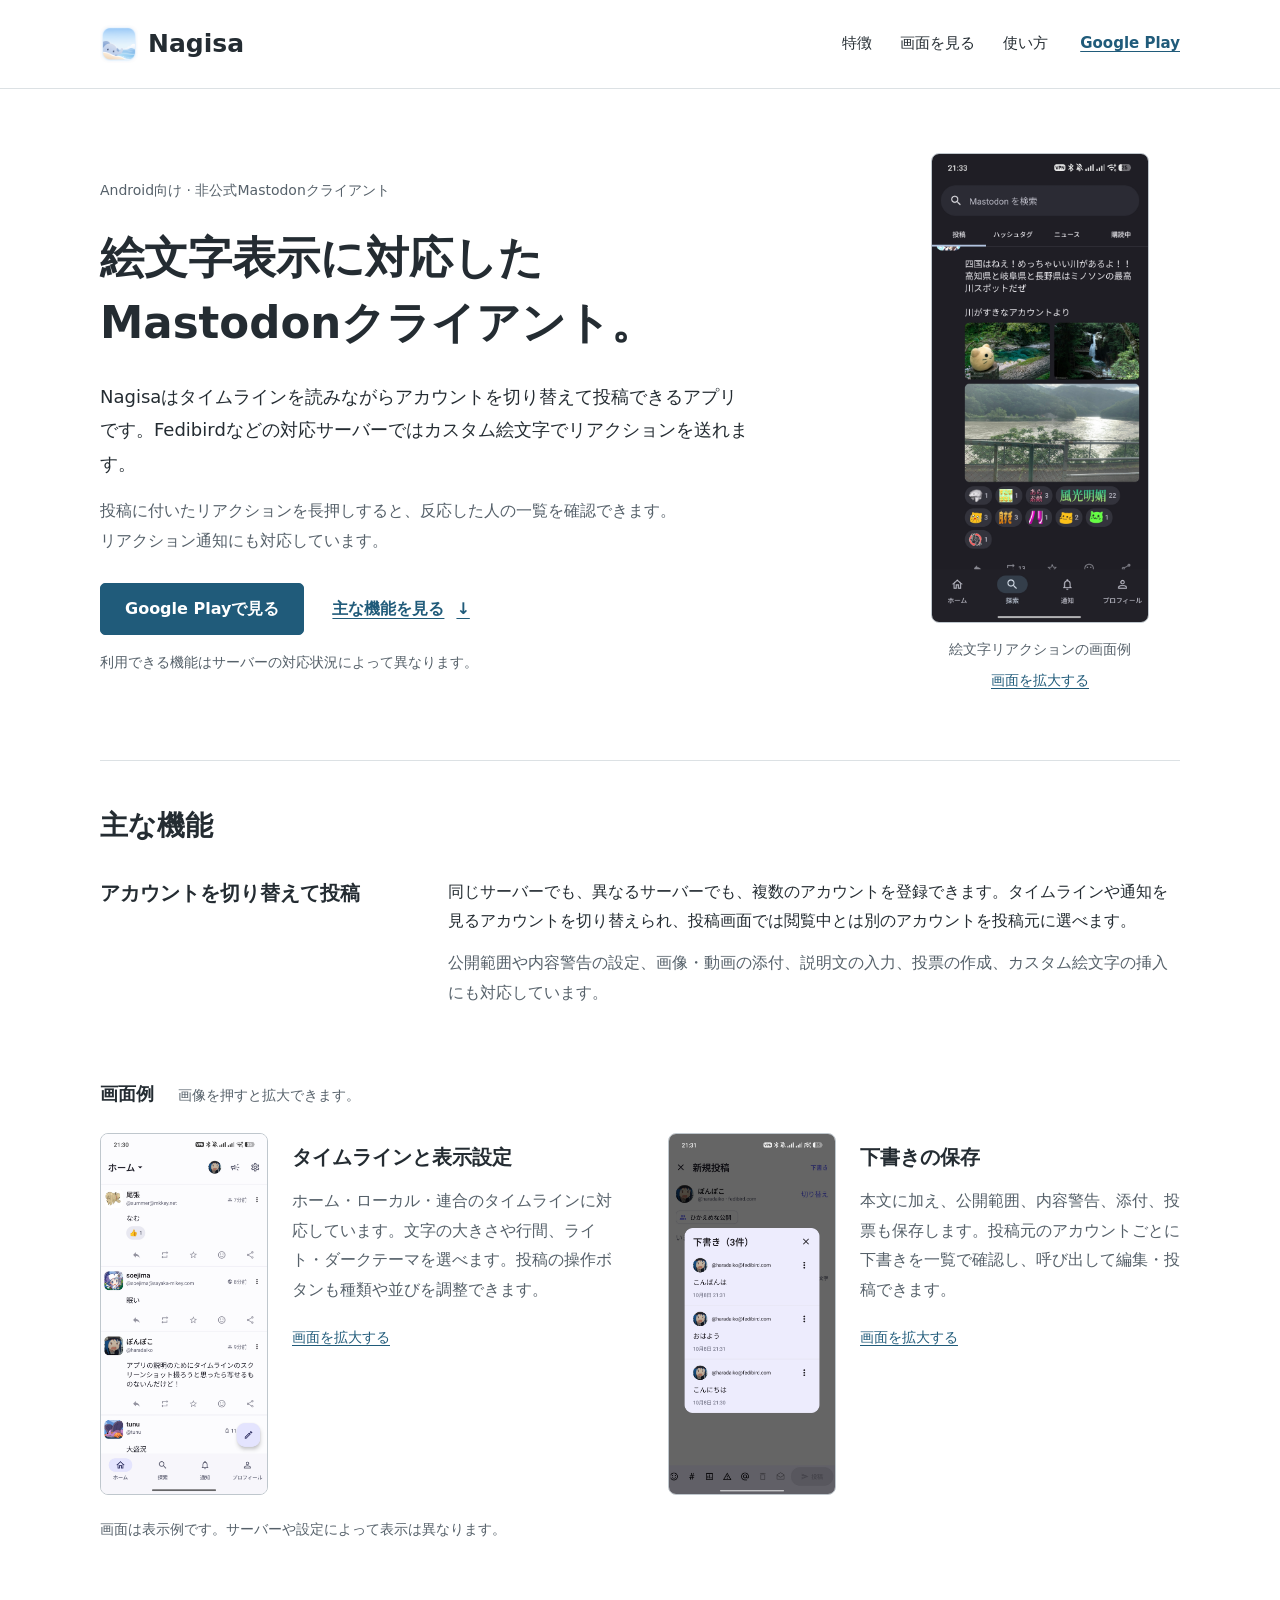
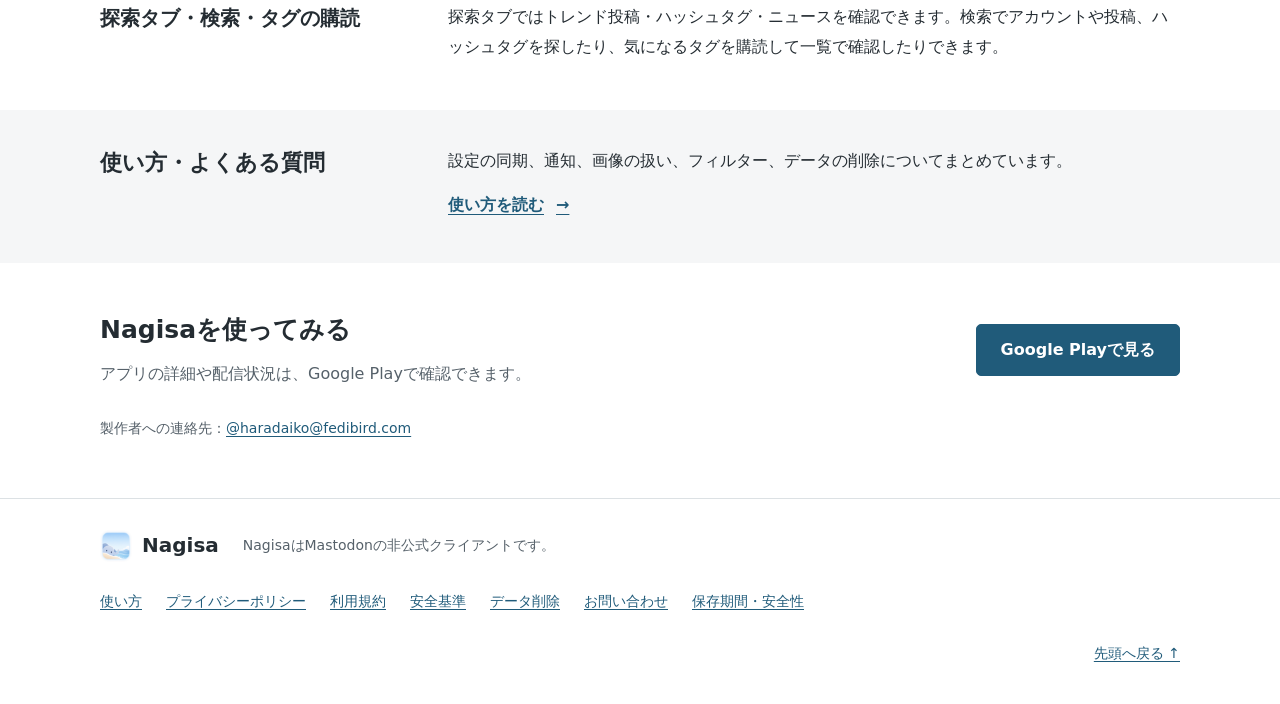
<file: index.html>
<!doctype html>
<html lang="ja" class="home-root">
<head>
  <meta charset="utf-8">
  <meta name="viewport" content="width=device-width, initial-scale=1">
  <meta name="description" content="NagisaはAndroid向けの非公式Mastodonクライアント。複数アカウント、下書き、絵文字リアクションに対応。いつものタイムラインを、自分に合う表示で。">
  <meta name="color-scheme" content="light">
  <meta name="theme-color" content="#ffffff">
  <title>Nagisa | Android向けMastodonクライアント</title>
  <link rel="icon" type="image/png" href="assets/nagisa-icon.png">
  <link rel="stylesheet" href="styles.css">
  <link rel="stylesheet" href="home.css">
</head>
<body class="home">
  <a class="skip-link" href="#main">本文へ</a>
  <header class="home-header">
    <div class="container header-inner">
      <a class="home-brand" href="#top"><img src="assets/nagisa-icon.png" width="38" height="38" alt=""><span>Nagisa</span></a>
      <nav aria-label="メインナビゲーション">
        <a href="#features">特徴</a>
        <a href="#screens">画面を見る</a>
        <a href="guide/index.html">使い方</a>
      </nav>
      <a class="header-store" href="https://play.google.com/store/apps/details?id=io.github.ponpokoo.mastodonclient">Google Play</a>
    </div>
  </header>

  <main id="main">
    <section id="top" class="hero" aria-labelledby="hero-title">
      <div class="container hero-inner">
        <div class="hero-copy">
          <p class="platform">Android向け · 非公式Mastodonクライアント</p>
          <h1 id="hero-title">絵文字表示に対応した<br>Mastodonクライアント。</h1>
          <p class="hero-description">Nagisaはタイムラインを読みながらアカウントを切り替えて投稿できるアプリです。Fedibirdなどの対応サーバーではカスタム絵文字でリアクションを送れます。</p>
          <p class="reaction-detail">投稿に付いたリアクションを長押しすると、反応した人の一覧を確認できます。リアクション通知にも対応しています。</p>
          <div class="hero-actions">
            <a class="button button-primary" href="https://play.google.com/store/apps/details?id=io.github.ponpokoo.mastodonclient">Google Playで見る</a>
            <a class="text-link" href="#features">主な機能を見る <span aria-hidden="true">↓</span></a>
          </div>
          <p class="hero-note">利用できる機能はサーバーの対応状況によって異なります。</p>
        </div>
        <figure class="hero-visual">
          <a class="screen-link" href="assets/home/reactions.jpg" aria-label="リアクションの画面例を拡大"><img src="assets/home/reactions.jpg" width="1280" height="2772" alt="写真付きの投稿にカスタム絵文字のリアクションが並ぶNagisaの画面" fetchpriority="high"></a>
          <figcaption>絵文字リアクションの画面例<br><a href="assets/home/reactions.jpg">画面を拡大する</a></figcaption>
        </figure>
      </div>
    </section>

    <section id="features" class="features" aria-labelledby="features-title">
      <div class="container">
        <h2 id="features-title">主な機能</h2>
        <article class="feature-row account-feature">
          <h3>アカウントを切り替えて投稿</h3>
          <div><p>同じサーバーでも、異なるサーバーでも、複数のアカウントを登録できます。タイムラインや通知を見るアカウントを切り替えられ、投稿画面では閲覧中とは別のアカウントを投稿元に選べます。</p><p>公開範囲や内容警告の設定、画像・動画の添付、説明文の入力、投票の作成、カスタム絵文字の挿入にも対応しています。</p></div>
        </article>

        <div id="screens" class="screen-examples" role="group" aria-labelledby="screens-title">
          <div class="examples-heading"><h3 id="screens-title">画面例</h3><p>画像を押すと拡大できます。</p></div>
          <div class="screens-grid">
            <figure>
              <a class="screen-link" href="assets/home/timeline.jpg" aria-label="タイムラインの画面例を拡大"><img src="assets/home/timeline.jpg" width="1280" height="2772" alt="ホームタイムラインと投稿への操作ボタン" loading="lazy"></a>
              <figcaption><h4>タイムラインと表示設定</h4><p>ホーム・ローカル・連合のタイムラインに対応しています。文字の大きさや行間、ライト・ダークテーマを選べます。投稿の操作ボタンも種類や並びを調整できます。</p><a href="assets/home/timeline.jpg">画面を拡大する</a></figcaption>
            </figure>
            <figure>
              <a class="screen-link" href="assets/home/drafts.jpg" aria-label="下書きの画面例を拡大"><img src="assets/home/drafts.jpg" width="1280" height="2772" alt="投稿画面から開いたアカウント別の下書き一覧" loading="lazy"></a>
              <figcaption><h4>下書きの保存</h4><p>本文に加え、公開範囲、内容警告、添付、投票も保存します。投稿元のアカウントごとに下書きを一覧で確認し、呼び出して編集・投稿できます。</p><a href="assets/home/drafts.jpg">画面を拡大する</a></figcaption>
            </figure>
          </div>
          <p class="screen-note">画面は表示例です。サーバーや設定によって表示は異なります。</p>
        </div>

        <article class="feature-row explore-feature">
          <h3>探索タブ・検索・タグの購読</h3>
          <p>探索タブではトレンド投稿・ハッシュタグ・ニュースを確認できます。検索でアカウントや投稿、ハッシュタグを探したり、気になるタグを購読して一覧で確認したりできます。</p>
        </article>
      </div>
    </section>

    <section id="usage" class="usage" aria-labelledby="usage-title">
      <div class="container usage-inner">
        <h2 id="usage-title">使い方・よくある質問</h2>
        <div><p>設定の同期、通知、画像の扱い、フィルター、データの削除についてまとめています。</p><a class="text-link" href="guide/index.html">使い方を読む <span aria-hidden="true">→</span></a></div>
      </div>
    </section>

    <section id="store-contact" class="download" aria-labelledby="download-title">
      <div class="container download-inner">
        <div><h2 id="download-title">Nagisaを使ってみる</h2><p>アプリの詳細や配信状況は、Google Playで確認できます。</p></div>
        <a class="button button-primary" href="https://play.google.com/store/apps/details?id=io.github.ponpokoo.mastodonclient">Google Playで見る</a>
        <p class="creator">製作者への連絡先：<a href="https://fedibird.com/@haradaiko">@haradaiko@fedibird.com</a></p>
      </div>
    </section>
  </main>

  <footer class="home-footer">
    <div class="container footer-inner">
      <a class="home-brand" href="#top"><img src="assets/nagisa-icon.png" width="32" height="32" alt=""><span>Nagisa</span></a>
      <p>NagisaはMastodonの非公式クライアントです。</p>
      <nav aria-label="フッターナビゲーション">
        <a href="guide/index.html">使い方</a>
        <a id="privacy" href="policy/index.html#privacy">プライバシーポリシー</a>
        <a id="terms" href="policy/index.html#terms">利用規約</a>
        <a id="child-safety" href="policy/index.html#child-safety">安全基準</a>
        <a id="deletion" href="policy/index.html#deletion">データ削除</a>
        <a id="contact" href="policy/index.html#contact">お問い合わせ</a>
        <a id="publication" href="policy/index.html#publication">保存期間・安全性</a>
      </nav>
      <a class="back-top" href="#top">先頭へ戻る ↑</a>
    </div>
  </footer>
  <script>
const oldPolicySections = new Set(['privacy','terms','child-safety','deletion','contact','publication']);
function openOldPolicyLink() {
  if (oldPolicySections.has(location.hash.slice(1))) {
    location.replace('policy/index.html' + location.hash);
  }
}
openOldPolicyLink();
addEventListener('hashchange', openOldPolicyLink);
</script>
</body>
</html>
</file>
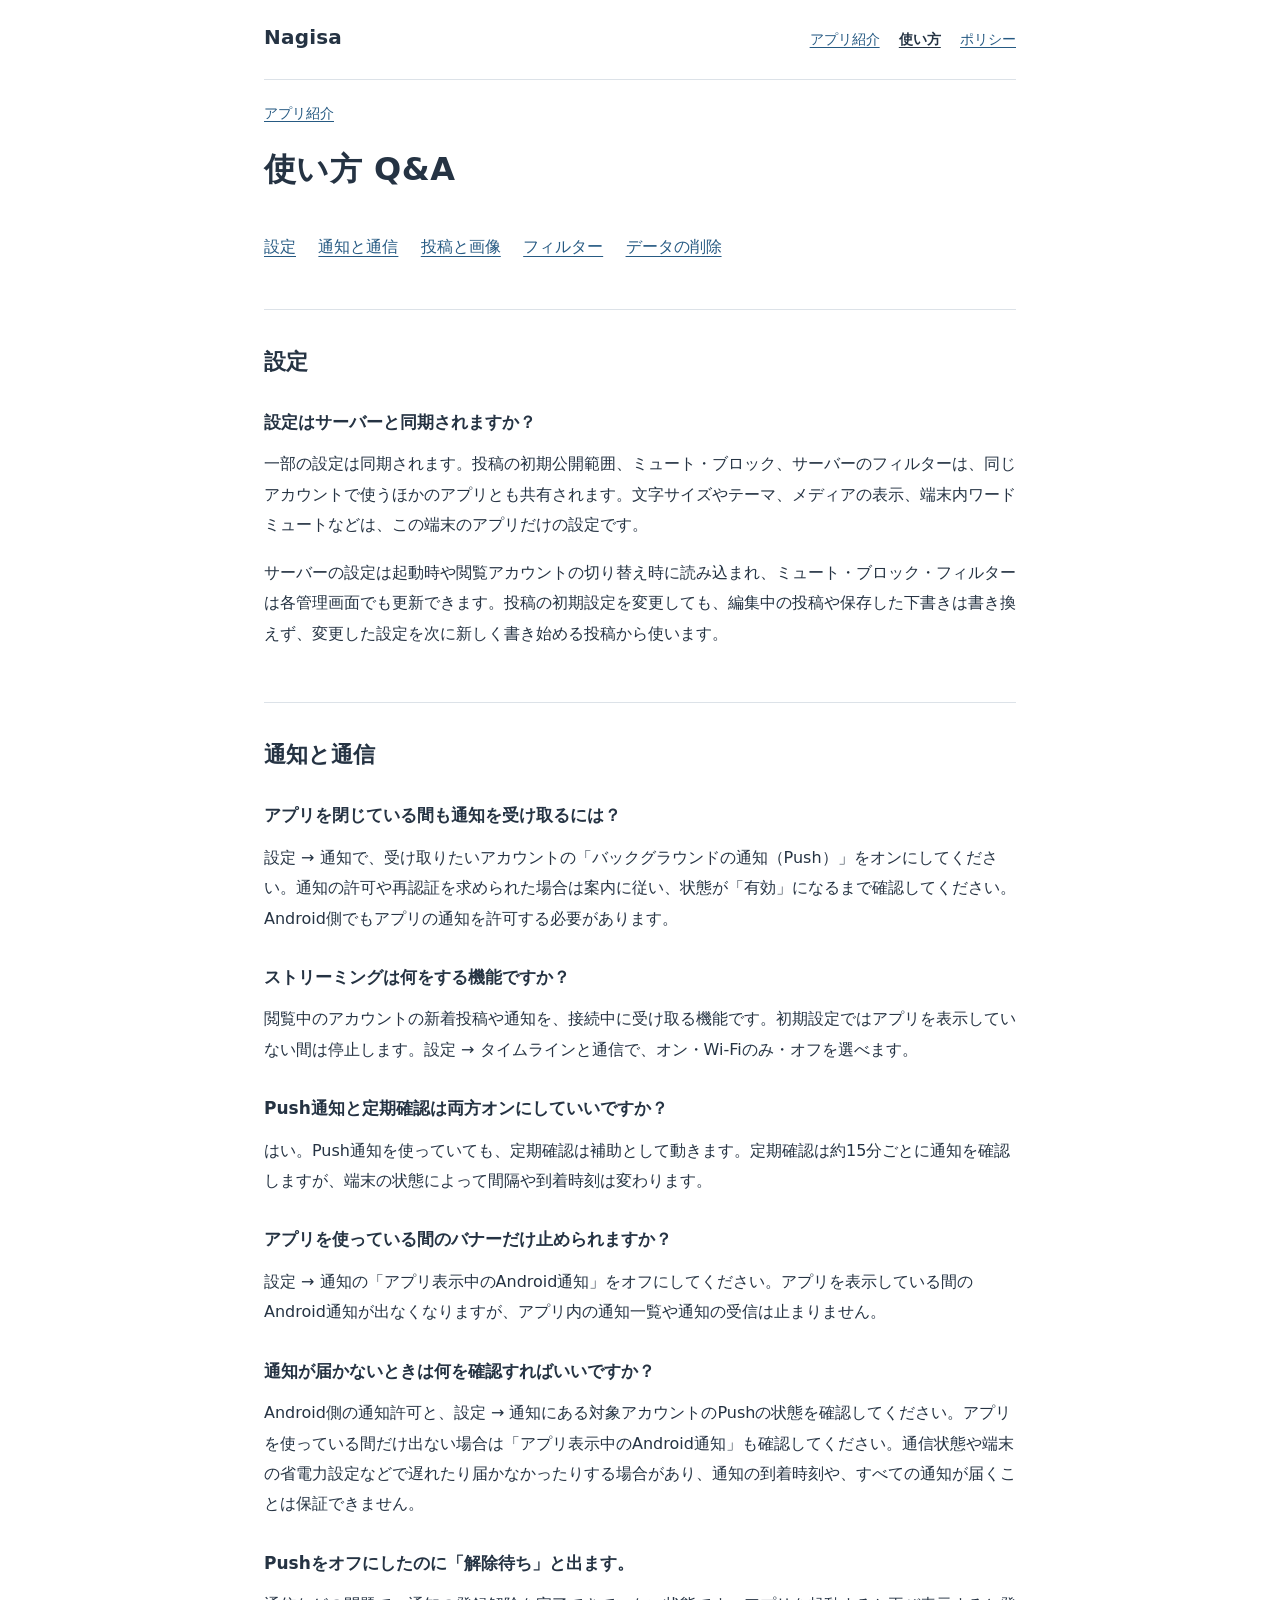
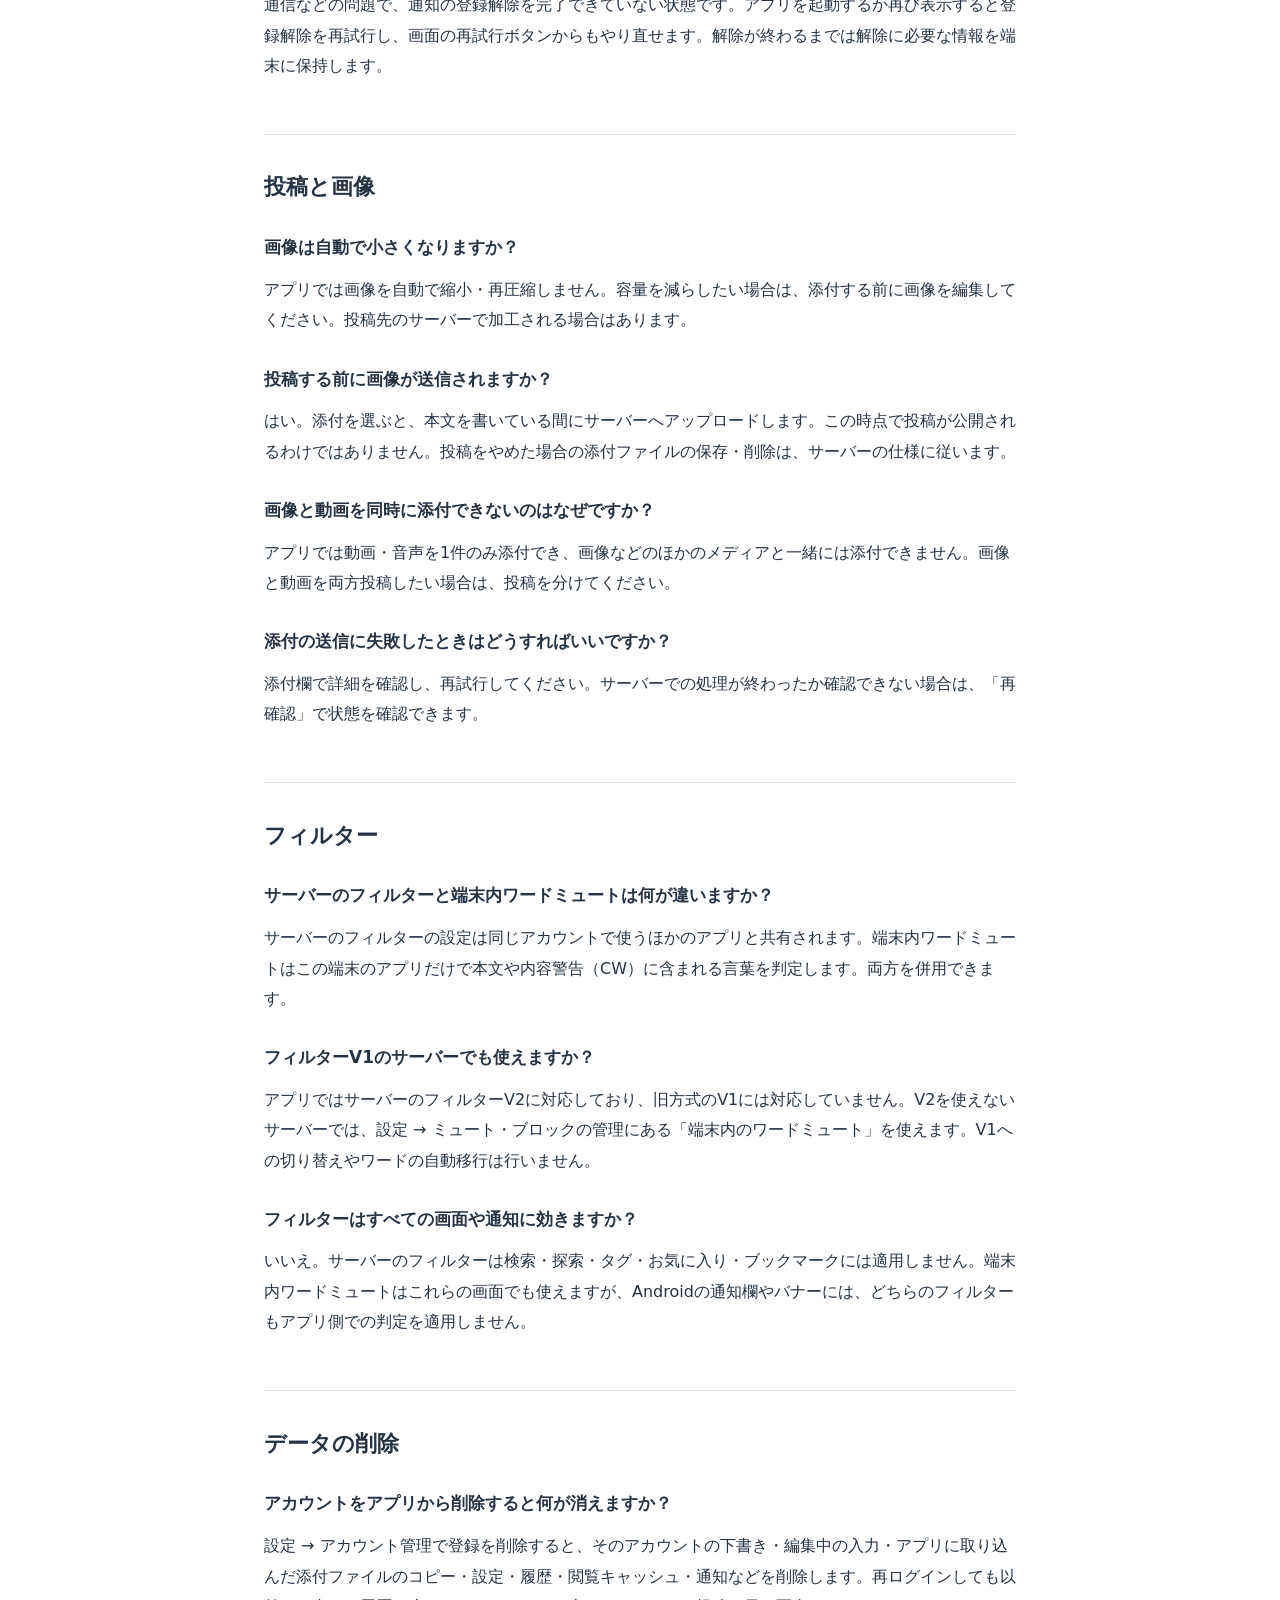
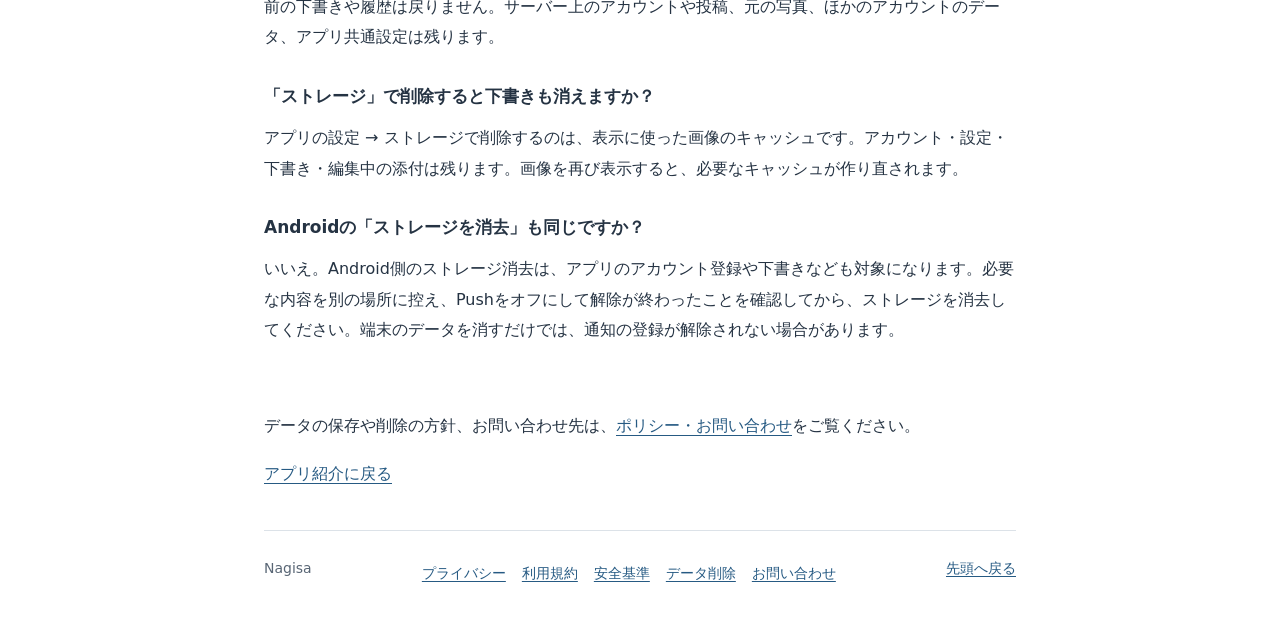
<file: guide/index.html>
<!doctype html>
<html lang="ja">
<head>
  <meta charset="utf-8">
  <meta name="viewport" content="width=device-width, initial-scale=1">
  <meta name="description" content="Nagisaの設定や通知、画像、フィルター、データ削除について、よくある疑問に答えます。">
  <meta name="color-scheme" content="light dark">
  <title>使い方 Q&amp;A | Nagisa</title>
  <link rel="icon" type="image/png" href="../assets/nagisa-icon.png">
  <link rel="stylesheet" href="../styles.css">
</head>
<body>
  <a class="skip-link" href="#main">本文へ</a>
  <div class="page">
    <header class="site-header">
      <a class="brand" href="../index.html">Nagisa</a>
      <nav aria-label="メインナビゲーション">
        <a href="../index.html">アプリ紹介</a>
        <a href="index.html" aria-current="page">使い方</a>
        <a href="../policy/index.html">ポリシー</a>
      </nav>
    </header>
    <main id="main">
      <nav class="breadcrumbs" aria-label="現在位置"><a href="../index.html">アプリ紹介</a></nav>
      <div id="top" class="intro">
        <h1>使い方 Q&amp;A</h1>
      </div>
      <nav class="contents" aria-label="このページの目次">
        <ul>
          <li><a href="#settings">設定</a></li>
          <li><a href="#notifications">通知と通信</a></li>
          <li><a href="#images">投稿と画像</a></li>
          <li><a href="#filters">フィルター</a></li>
          <li><a href="#data">データの削除</a></li>
        </ul>
      </nav>

      <section id="settings" aria-labelledby="settings-title">
        <h2 id="settings-title">設定</h2>
        <h3>設定はサーバーと同期されますか？</h3>
        <p>一部の設定は同期されます。投稿の初期公開範囲、ミュート・ブロック、サーバーのフィルターは、同じアカウントで使うほかのアプリとも共有されます。文字サイズやテーマ、メディアの表示、端末内ワードミュートなどは、この端末のアプリだけの設定です。</p>
        <p>サーバーの設定は起動時や閲覧アカウントの切り替え時に読み込まれ、ミュート・ブロック・フィルターは各管理画面でも更新できます。投稿の初期設定を変更しても、編集中の投稿や保存した下書きは書き換えず、変更した設定を次に新しく書き始める投稿から使います。</p>
      </section>

      <section id="notifications" aria-labelledby="notifications-title">
        <span id="notification-guide" aria-hidden="true"></span>
        <h2 id="notifications-title">通知と通信</h2>
        <h3>アプリを閉じている間も通知を受け取るには？</h3>
        <p>設定 → 通知で、受け取りたいアカウントの「バックグラウンドの通知（Push）」をオンにしてください。通知の許可や再認証を求められた場合は案内に従い、状態が「有効」になるまで確認してください。Android側でもアプリの通知を許可する必要があります。</p>
        <h3>ストリーミングは何をする機能ですか？</h3>
        <p>閲覧中のアカウントの新着投稿や通知を、接続中に受け取る機能です。初期設定ではアプリを表示していない間は停止します。設定 → タイムラインと通信で、オン・Wi-Fiのみ・オフを選べます。</p>
        <h3>Push通知と定期確認は両方オンにしていいですか？</h3>
        <p>はい。Push通知を使っていても、定期確認は補助として動きます。定期確認は約15分ごとに通知を確認しますが、端末の状態によって間隔や到着時刻は変わります。</p>
        <h3>アプリを使っている間のバナーだけ止められますか？</h3>
        <p>設定 → 通知の「アプリ表示中のAndroid通知」をオフにしてください。アプリを表示している間のAndroid通知が出なくなりますが、アプリ内の通知一覧や通知の受信は止まりません。</p>
        <h3>通知が届かないときは何を確認すればいいですか？</h3>
        <p>Android側の通知許可と、設定 → 通知にある対象アカウントのPushの状態を確認してください。アプリを使っている間だけ出ない場合は「アプリ表示中のAndroid通知」も確認してください。通信状態や端末の省電力設定などで遅れたり届かなかったりする場合があり、通知の到着時刻や、すべての通知が届くことは保証できません。</p>
        <h3>Pushをオフにしたのに「解除待ち」と出ます。</h3>
        <p>通信などの問題で、通知の登録解除を完了できていない状態です。アプリを起動するか再び表示すると登録解除を再試行し、画面の再試行ボタンからもやり直せます。解除が終わるまでは解除に必要な情報を端末に保持します。</p>
      </section>

      <section id="images" aria-labelledby="images-title">
        <span id="posting" aria-hidden="true"></span>
        <h2 id="images-title">投稿と画像</h2>
        <h3>画像は自動で小さくなりますか？</h3>
        <p>アプリでは画像を自動で縮小・再圧縮しません。容量を減らしたい場合は、添付する前に画像を編集してください。投稿先のサーバーで加工される場合はあります。</p>
        <h3>投稿する前に画像が送信されますか？</h3>
        <p>はい。添付を選ぶと、本文を書いている間にサーバーへアップロードします。この時点で投稿が公開されるわけではありません。投稿をやめた場合の添付ファイルの保存・削除は、サーバーの仕様に従います。</p>
        <h3>画像と動画を同時に添付できないのはなぜですか？</h3>
        <p>アプリでは動画・音声を1件のみ添付でき、画像などのほかのメディアと一緒には添付できません。画像と動画を両方投稿したい場合は、投稿を分けてください。</p>
        <h3>添付の送信に失敗したときはどうすればいいですか？</h3>
        <p>添付欄で詳細を確認し、再試行してください。サーバーでの処理が終わったか確認できない場合は、「再確認」で状態を確認できます。</p>
      </section>

      <section id="filters" aria-labelledby="filters-title">
        <span id="filter-guide" aria-hidden="true"></span>
        <h2 id="filters-title">フィルター</h2>
        <h3>サーバーのフィルターと端末内ワードミュートは何が違いますか？</h3>
        <p>サーバーのフィルターの設定は同じアカウントで使うほかのアプリと共有されます。端末内ワードミュートはこの端末のアプリだけで本文や内容警告（CW）に含まれる言葉を判定します。両方を併用できます。</p>
        <h3>フィルターV1のサーバーでも使えますか？</h3>
        <p>アプリではサーバーのフィルターV2に対応しており、旧方式のV1には対応していません。V2を使えないサーバーでは、設定 → ミュート・ブロックの管理にある「端末内のワードミュート」を使えます。V1への切り替えやワードの自動移行は行いません。</p>
        <h3>フィルターはすべての画面や通知に効きますか？</h3>
        <p>いいえ。サーバーのフィルターは検索・探索・タグ・お気に入り・ブックマークには適用しません。端末内ワードミュートはこれらの画面でも使えますが、Androidの通知欄やバナーには、どちらのフィルターもアプリ側での判定を適用しません。</p>
      </section>

      <section id="data" aria-labelledby="data-title">
        <span id="data-guide" aria-hidden="true"></span>
        <h2 id="data-title">データの削除</h2>
        <h3>アカウントをアプリから削除すると何が消えますか？</h3>
        <p>設定 → アカウント管理で登録を削除すると、そのアカウントの下書き・編集中の入力・アプリに取り込んだ添付ファイルのコピー・設定・履歴・閲覧キャッシュ・通知などを削除します。再ログインしても以前の下書きや履歴は戻りません。サーバー上のアカウントや投稿、元の写真、ほかのアカウントのデータ、アプリ共通設定は残ります。</p>
        <h3>「ストレージ」で削除すると下書きも消えますか？</h3>
        <p>アプリの設定 → ストレージで削除するのは、表示に使った画像のキャッシュです。アカウント・設定・下書き・編集中の添付は残ります。画像を再び表示すると、必要なキャッシュが作り直されます。</p>
        <h3>Androidの「ストレージを消去」も同じですか？</h3>
        <p>いいえ。Android側のストレージ消去は、アプリのアカウント登録や下書きなども対象になります。必要な内容を別の場所に控え、Pushをオフにして解除が終わったことを確認してから、ストレージを消去してください。端末のデータを消すだけでは、通知の登録が解除されない場合があります。</p>
      </section>

      <p>データの保存や削除の方針、お問い合わせ先は、<a href="../policy/index.html">ポリシー・お問い合わせ</a>をご覧ください。</p>
      <p class="back-link"><a href="../index.html">アプリ紹介に戻る</a></p>
    </main>
    <footer>
      <span>Nagisa</span>
      <nav aria-label="フッターナビゲーション">
        <a href="../policy/index.html#privacy">プライバシー</a>
        <a href="../policy/index.html#terms">利用規約</a>
        <a href="../policy/index.html#child-safety">安全基準</a>
        <a href="../policy/index.html#deletion">データ削除</a>
        <a href="../policy/index.html#contact">お問い合わせ</a>
      </nav>
      <a href="#top">先頭へ戻る</a>
    </footer>
  </div>
</body>
</html>
</file>
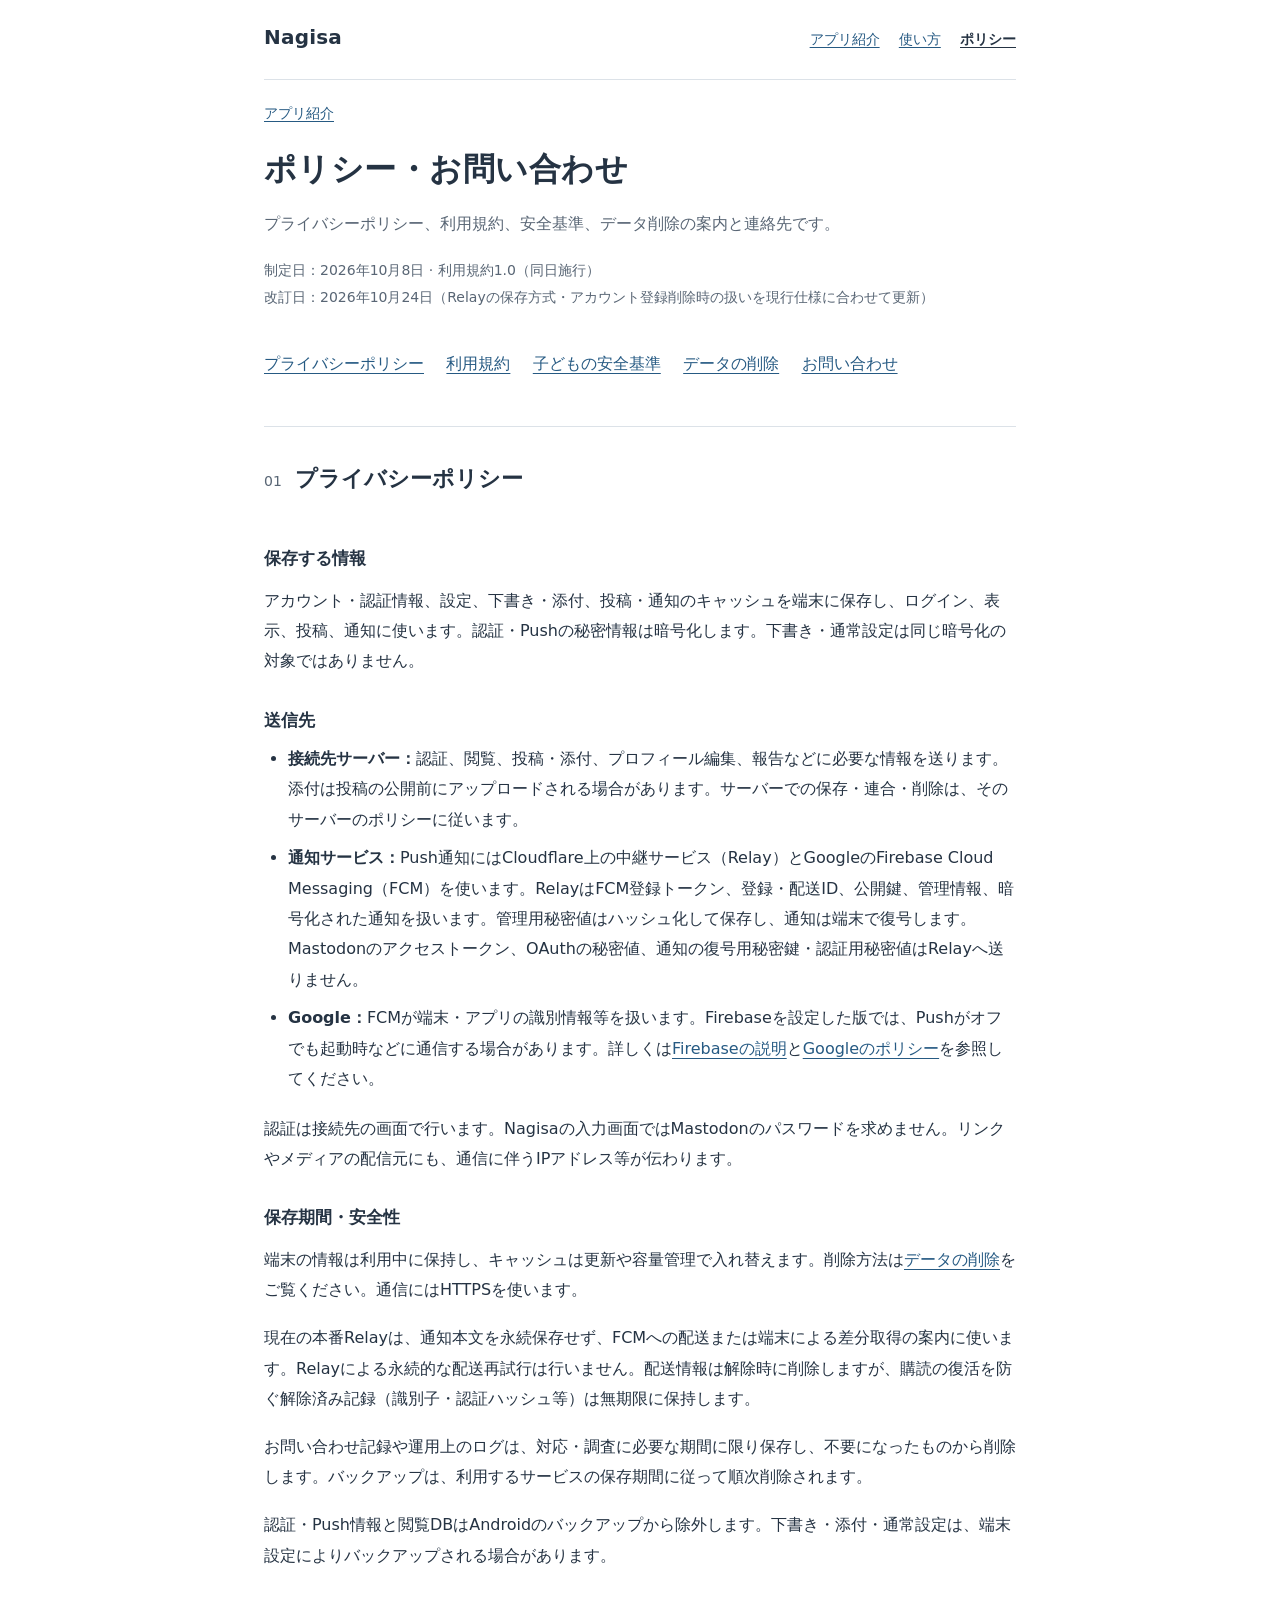
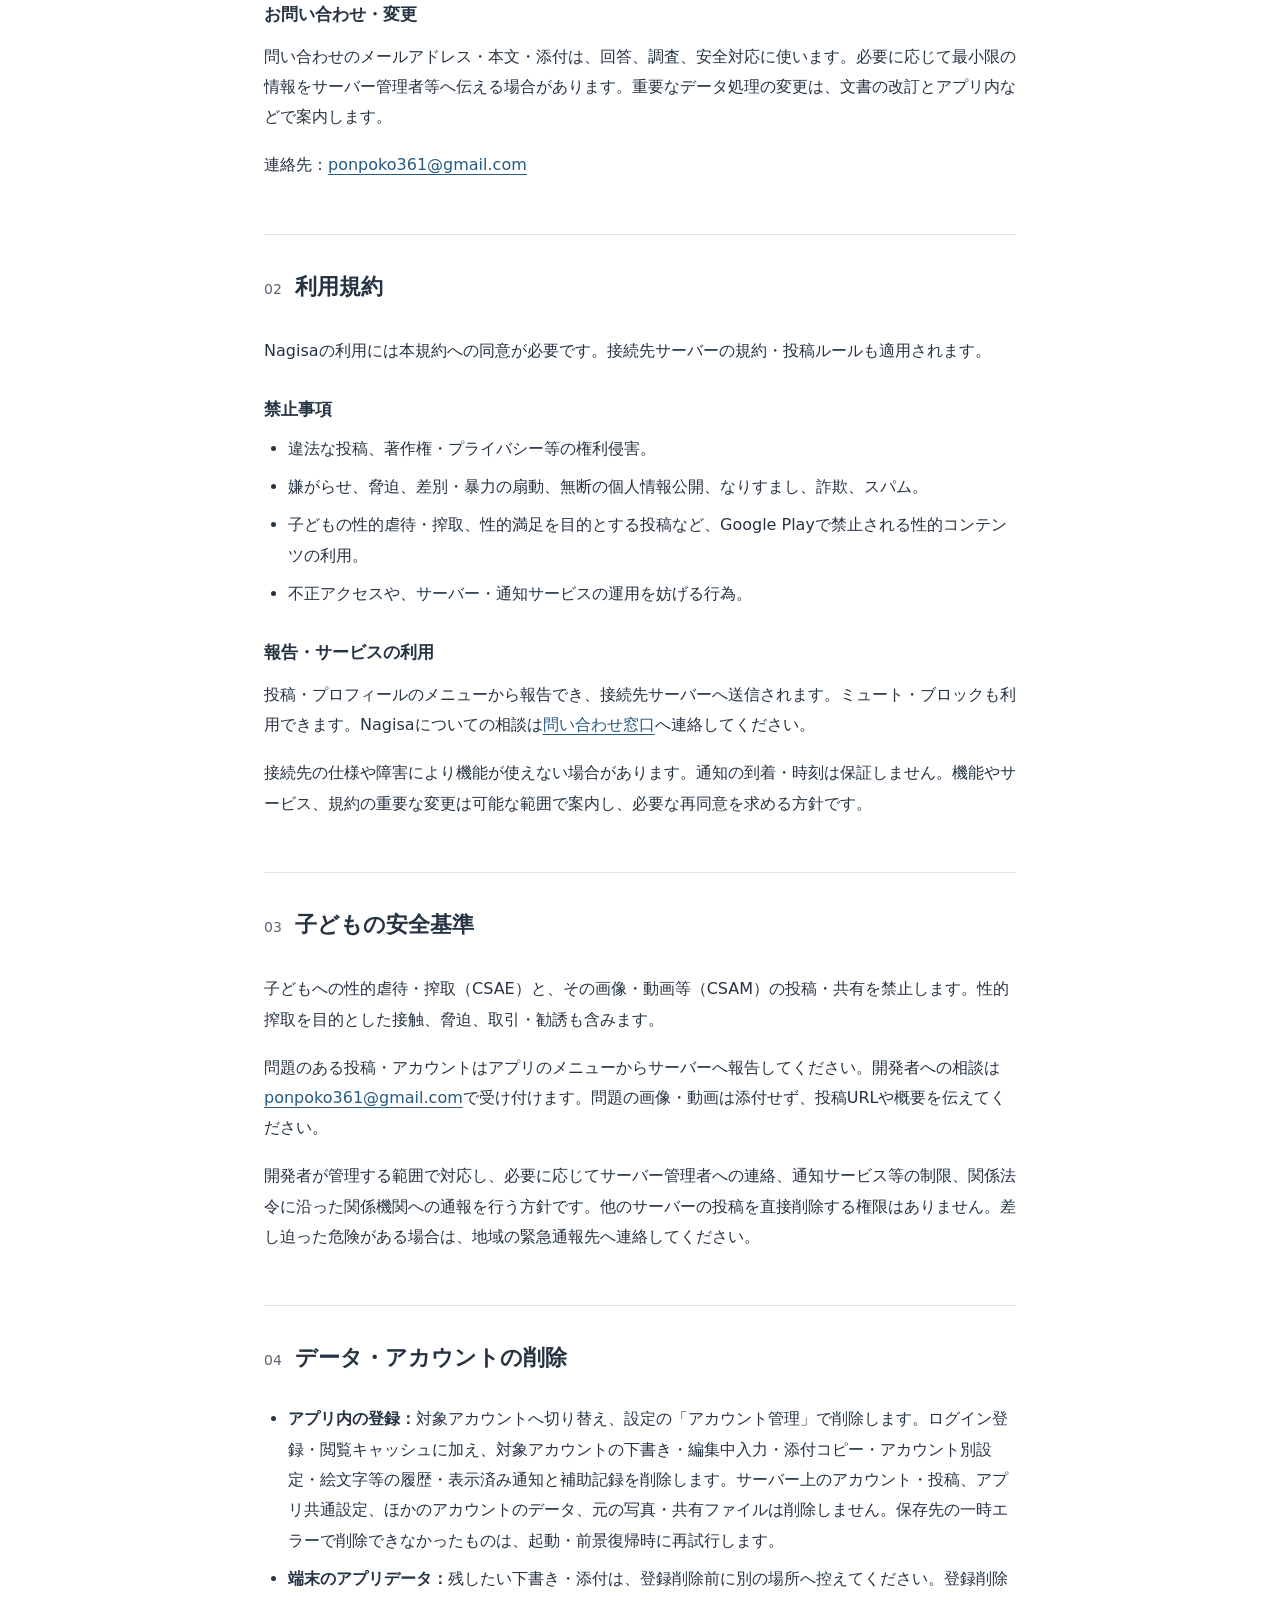
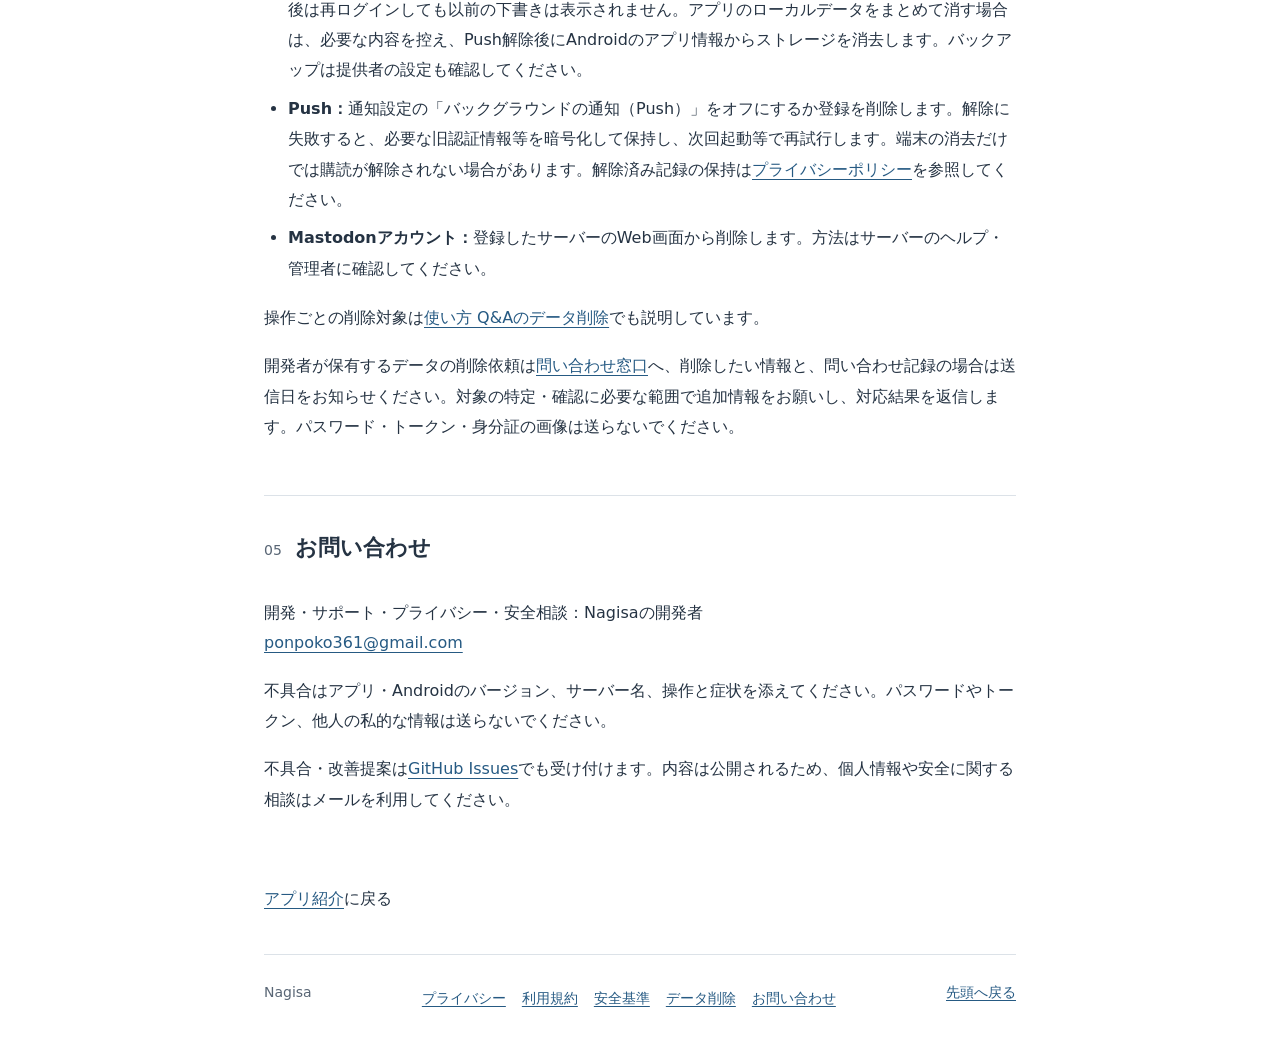
<file: policy/index.html>
<!doctype html>
<html lang="ja">
<head>
  <meta charset="utf-8">
  <meta name="viewport" content="width=device-width, initial-scale=1">
  <meta name="description" content="プライバシーポリシー、利用規約、安全基準、データ削除の案内と連絡先です。">
  <meta name="color-scheme" content="light dark">
  <title>ポリシー・お問い合わせ | Nagisa</title>
  <link rel="icon" type="image/png" href="../assets/nagisa-icon.png">
  <link rel="stylesheet" href="../styles.css">
</head>
<body>
  <a class="skip-link" href="#main">本文へ</a>
  <div class="page">
    <header class="site-header"><a class="brand" href="../index.html">Nagisa</a><nav aria-label="メインナビゲーション"><a href="../index.html">アプリ紹介</a><a href="../guide/index.html">使い方</a><a href="index.html" aria-current="page">ポリシー</a></nav></header>
    <main id="main">
      <nav class="breadcrumbs" aria-label="現在位置"><a href="../index.html">アプリ紹介</a></nav>
      <div id="top" class="intro"><h1>ポリシー・お問い合わせ</h1><p class="lead">プライバシーポリシー、利用規約、安全基準、データ削除の案内と連絡先です。</p></div>

      <p class="metadata">制定日：2026年10月8日 · 利用規約1.0（同日施行）<br>改訂日：2026年10月24日（Relayの保存方式・アカウント登録削除時の扱いを現行仕様に合わせて更新）</p><nav class="contents" aria-label="このページの目次"><ul><li><a href="#privacy">プライバシーポリシー</a></li><li><a href="#terms">利用規約</a></li><li><a href="#child-safety">子どもの安全基準</a></li><li><a href="#deletion">データの削除</a></li><li><a href="#contact">お問い合わせ</a></li></ul></nav><section id="privacy" aria-labelledby="privacy-title">
        <div class="section-heading"><span aria-hidden="true">01</span><h2 id="privacy-title">プライバシーポリシー</h2></div>
        <h3>保存する情報</h3>
        <p>アカウント・認証情報、設定、下書き・添付、投稿・通知のキャッシュを端末に保存し、ログイン、表示、投稿、通知に使います。認証・Pushの秘密情報は暗号化します。下書き・通常設定は同じ暗号化の対象ではありません。</p>
        <h3>送信先</h3>
        <ul>
          <li><strong>接続先サーバー：</strong>認証、閲覧、投稿・添付、プロフィール編集、報告などに必要な情報を送ります。添付は投稿の公開前にアップロードされる場合があります。サーバーでの保存・連合・削除は、そのサーバーのポリシーに従います。</li>
          <li><strong>通知サービス：</strong>Push通知にはCloudflare上の中継サービス（Relay）とGoogleのFirebase Cloud Messaging（FCM）を使います。RelayはFCM登録トークン、登録・配送ID、公開鍵、管理情報、暗号化された通知を扱います。管理用秘密値はハッシュ化して保存し、通知は端末で復号します。Mastodonのアクセストークン、OAuthの秘密値、通知の復号用秘密鍵・認証用秘密値はRelayへ送りません。</li>
          <li><strong>Google：</strong>FCMが端末・アプリの識別情報等を扱います。Firebaseを設定した版では、Pushがオフでも起動時などに通信する場合があります。詳しくは<a href="https://firebase.google.com/support/privacy">Firebaseの説明</a>と<a href="https://policies.google.com/privacy">Googleのポリシー</a>を参照してください。</li>
        </ul>
        <p>認証は接続先の画面で行います。Nagisaの入力画面ではMastodonのパスワードを求めません。リンクやメディアの配信元にも、通信に伴うIPアドレス等が伝わります。</p>
        <h3 id="publication">保存期間・安全性</h3>
        <p>端末の情報は利用中に保持し、キャッシュは更新や容量管理で入れ替えます。削除方法は<a href="#deletion">データの削除</a>をご覧ください。通信にはHTTPSを使います。</p>
        <p>現在の本番Relayは、通知本文を永続保存せず、FCMへの配送または端末による差分取得の案内に使います。Relayによる永続的な配送再試行は行いません。配送情報は解除時に削除しますが、購読の復活を防ぐ解除済み記録（識別子・認証ハッシュ等）は無期限に保持します。</p>
        <p>お問い合わせ記録や運用上のログは、対応・調査に必要な期間に限り保存し、不要になったものから削除します。バックアップは、利用するサービスの保存期間に従って順次削除されます。</p>
        <p>認証・Push情報と閲覧DBはAndroidのバックアップから除外します。下書き・添付・通常設定は、端末設定によりバックアップされる場合があります。</p>
        <h3>お問い合わせ・変更</h3>
        <p>問い合わせのメールアドレス・本文・添付は、回答、調査、安全対応に使います。必要に応じて最小限の情報をサーバー管理者等へ伝える場合があります。重要なデータ処理の変更は、文書の改訂とアプリ内などで案内します。</p>
        <p>連絡先：<a href="mailto:ponpoko361@gmail.com">ponpoko361@gmail.com</a></p>
      </section>

      <section id="terms" aria-labelledby="terms-title">
        <div class="section-heading"><span aria-hidden="true">02</span><h2 id="terms-title">利用規約</h2></div>
        <p>Nagisaの利用には本規約への同意が必要です。接続先サーバーの規約・投稿ルールも適用されます。</p>
        <h3>禁止事項</h3>
        <ul>
          <li>違法な投稿、著作権・プライバシー等の権利侵害。</li>
          <li>嫌がらせ、脅迫、差別・暴力の扇動、無断の個人情報公開、なりすまし、詐欺、スパム。</li>
          <li>子どもの性的虐待・搾取、性的満足を目的とする投稿など、Google Playで禁止される性的コンテンツの利用。</li>
          <li>不正アクセスや、サーバー・通知サービスの運用を妨げる行為。</li>
        </ul>
        <h3>報告・サービスの利用</h3>
        <p>投稿・プロフィールのメニューから報告でき、接続先サーバーへ送信されます。ミュート・ブロックも利用できます。Nagisaについての相談は<a href="#contact">問い合わせ窓口</a>へ連絡してください。</p>
        <p>接続先の仕様や障害により機能が使えない場合があります。通知の到着・時刻は保証しません。機能やサービス、規約の重要な変更は可能な範囲で案内し、必要な再同意を求める方針です。</p>
      </section>

      <section id="child-safety" aria-labelledby="safety-title">
        <div class="section-heading"><span aria-hidden="true">03</span><h2 id="safety-title">子どもの安全基準</h2></div>
        <p>子どもへの性的虐待・搾取（CSAE）と、その画像・動画等（CSAM）の投稿・共有を禁止します。性的搾取を目的とした接触、脅迫、取引・勧誘も含みます。</p>
        <p>問題のある投稿・アカウントはアプリのメニューからサーバーへ報告してください。開発者への相談は<a href="mailto:ponpoko361@gmail.com">ponpoko361@gmail.com</a>で受け付けます。問題の画像・動画は添付せず、投稿URLや概要を伝えてください。</p>
        <p>開発者が管理する範囲で対応し、必要に応じてサーバー管理者への連絡、通知サービス等の制限、関係法令に沿った関係機関への通報を行う方針です。他のサーバーの投稿を直接削除する権限はありません。差し迫った危険がある場合は、地域の緊急通報先へ連絡してください。</p>
      </section>

      <section id="deletion" aria-labelledby="deletion-title">
        <div class="section-heading"><span aria-hidden="true">04</span><h2 id="deletion-title">データ・アカウントの削除</h2></div>
        <ul>
          <li><strong>アプリ内の登録：</strong>対象アカウントへ切り替え、設定の「アカウント管理」で削除します。ログイン登録・閲覧キャッシュに加え、対象アカウントの下書き・編集中入力・添付コピー・アカウント別設定・絵文字等の履歴・表示済み通知と補助記録を削除します。サーバー上のアカウント・投稿、アプリ共通設定、ほかのアカウントのデータ、元の写真・共有ファイルは削除しません。保存先の一時エラーで削除できなかったものは、起動・前景復帰時に再試行します。</li>
          <li><strong>端末のアプリデータ：</strong>残したい下書き・添付は、登録削除前に別の場所へ控えてください。登録削除後は再ログインしても以前の下書きは表示されません。アプリのローカルデータをまとめて消す場合は、必要な内容を控え、Push解除後にAndroidのアプリ情報からストレージを消去します。バックアップは提供者の設定も確認してください。</li>
          <li><strong>Push：</strong>通知設定の「バックグラウンドの通知（Push）」をオフにするか登録を削除します。解除に失敗すると、必要な旧認証情報等を暗号化して保持し、次回起動等で再試行します。端末の消去だけでは購読が解除されない場合があります。解除済み記録の保持は<a href="#privacy">プライバシーポリシー</a>を参照してください。</li>
          <li><strong>Mastodonアカウント：</strong>登録したサーバーのWeb画面から削除します。方法はサーバーのヘルプ・管理者に確認してください。</li>
        </ul>
        <p>操作ごとの削除対象は<a href="../guide/index.html#data">使い方 Q&amp;Aのデータ削除</a>でも説明しています。</p><p>開発者が保有するデータの削除依頼は<a href="#contact">問い合わせ窓口</a>へ、削除したい情報と、問い合わせ記録の場合は送信日をお知らせください。対象の特定・確認に必要な範囲で追加情報をお願いし、対応結果を返信します。パスワード・トークン・身分証の画像は送らないでください。</p>
      </section>

      <section id="contact" aria-labelledby="contact-title">
        <div class="section-heading"><span aria-hidden="true">05</span><h2 id="contact-title">お問い合わせ</h2></div>
        <p>開発・サポート・プライバシー・安全相談：Nagisaの開発者<br><a href="mailto:ponpoko361@gmail.com">ponpoko361@gmail.com</a></p>
        <p>不具合はアプリ・Androidのバージョン、サーバー名、操作と症状を添えてください。パスワードやトークン、他人の私的な情報は送らないでください。</p>
        <p>不具合・改善提案は<a href="https://github.com/ponpokoo/MastodonClient/issues">GitHub Issues</a>でも受け付けます。内容は公開されるため、個人情報や安全に関する相談はメールを利用してください。</p>
      </section>


      <p class="back-link"><a href="../index.html">アプリ紹介</a>に戻る</p>
    </main>
    <footer><span>Nagisa</span><nav aria-label="フッターナビゲーション"><a href="#privacy">プライバシー</a> <a href="#terms">利用規約</a> <a href="#child-safety">安全基準</a> <a href="#deletion">データ削除</a> <a href="#contact">お問い合わせ</a></nav><a href="#top">先頭へ戻る</a></footer>
  </div>

</body>
</html>
</file>
<file: styles.css>
:root {
  color-scheme: light dark;
  --background: #ffffff;
  --foreground: #253343;
  --muted: #596675;
  --line: #dce2e8;
  --accent: #265a83;
  --notice-background: #f1f5f9;
  --pending-background: #f6f7f9;
  font-family: system-ui, -apple-system, "Segoe UI", "Noto Sans JP", "Yu Gothic", Meiryo, sans-serif;
  font-size: 100%;
}
* { box-sizing: border-box; }
html { scroll-padding-top: 1.5rem; }
body { margin: 0; background: var(--background); color: var(--foreground); line-height: 1.9; overflow-wrap: anywhere; }
.page { max-width: 50rem; margin: 0 auto; padding: 0 1.5rem; }
a { color: var(--accent); text-underline-offset: .22em; text-decoration-thickness: .075em; }
a:hover { text-decoration-thickness: .15em; }
a:focus-visible { outline: 3px solid var(--accent); outline-offset: 5px; border-radius: 2px; }
.skip-link { position: absolute; left: 1rem; top: -5rem; background: var(--background); padding: .5rem 1rem; z-index: 1; }
.skip-link:focus { top: 1rem; }
.site-header { display: flex; flex-wrap: wrap; gap: 1rem; align-items: baseline; padding: 1.1rem 0; border-bottom: 1px solid var(--line); font-size: .875rem; color: var(--muted); }
.brand { font-size: 1.25rem; font-weight: 700; color: var(--foreground); text-decoration: none; letter-spacing: .01em; }
.intro { padding-top: 2.5rem; }
h1 { margin: 0 0 1rem; font-size: clamp(1.6rem, 5vw, 2rem); line-height: 1.5; letter-spacing: .015em; }
p { margin: .8rem 0 1.1rem; }
.metadata { color: var(--muted); font-size: .875rem; }
.draft-notice { margin: 1.5rem 0; background: var(--notice-background); border-left: 3px solid var(--accent); padding: 1rem 1.2rem; }
.draft-notice p { margin: .35rem 0 0; }
.contents { margin: 1.5rem 0 2rem; }
.contents ul { display: flex; flex-wrap: wrap; gap: .25rem 1.4rem; padding: 0; margin: 0; list-style: none; }
.contents a { display: inline-block; padding: .4rem 0; }
section { border-top: 1px solid var(--line); padding: 2.2rem 0; }
.section-heading { display: flex; align-items: baseline; gap: .85rem; }
.section-heading > span { color: var(--muted); font-size: .875rem; font-variant-numeric: tabular-nums; }
h2 { font-size: 1.375rem; line-height: 1.55; margin: 0 0 1.2rem; }
h3 { font-size: 1.0625rem; margin: 1.8rem 0 .6rem; line-height: 1.7; }
ul, ol { padding-left: 1.5rem; margin: .6rem 0 1.2rem; }
li { margin: .5rem 0; }
[data-pending] { padding: .75rem 1rem; border-left: 2px solid var(--line); background: var(--pending-background); font-size: .9375rem; }
.publication-notes { border-top: 1px solid var(--line); padding: 1.2rem 0; }
.publication-notes summary { cursor: pointer; font-size: .9375rem; padding: .5rem 0; }
.publication-notes summary:focus-visible { outline: 3px solid var(--accent); outline-offset: 3px; }
footer { border-top: 1px solid var(--line); display: flex; flex-wrap: wrap; justify-content: space-between; gap: .7rem 1rem; padding: 1.5rem 0 2rem; color: var(--muted); font-size: .875rem; }
@media (max-width: 480px) {
  .page { padding: 0 1.1rem; }
  .intro { padding-top: 1.8rem; }
  .contents ul { display: block; }
  .contents li { margin: 0; }
  .contents a { padding: .5rem 0; }
  .section-heading { gap: .6rem; }
}
@media (prefers-color-scheme: dark) {
  :root { --background: #151d27; --foreground: #e3e9ef; --muted: #adb9c6; --line: #384657; --accent: #9ecaf0; --notice-background: #202e3d; --pending-background: #1b2632; }
}
@media print {
  :root { color-scheme: light; --background: #fff; --foreground: #000; --muted: #333; --line: #aaa; --accent: #000; --notice-background: #fff; --pending-background: #fff; }
  .page { max-width: none; padding: 0; }
  .site-header, .skip-link, .contents, footer { display: none; }
  .intro { padding-top: 0; }
  section { padding: 1rem 0; }
  h2, h3 { break-after: avoid; }
}

/* Shared, buildless guide and introduction pages. */
.site-header { justify-content: space-between; }
.site-header nav { display: flex; flex-wrap: wrap; gap: .2rem 1.2rem; }
.site-header nav a { padding: .55rem 0; }
[aria-current="page"] { color: var(--foreground); font-weight: 700; }
.breadcrumbs { padding-top: 1.2rem; font-size: .875rem; color: var(--muted); }
.breadcrumbs + .intro { padding-top: 1.2rem; }
.lead { color: var(--muted); }
.app-intro { display: flex; gap: 1.5rem; align-items: flex-start; margin: 1.5rem 0; }
.app-intro img { flex: 0 0 88px; border-radius: 20px; }
.app-intro p:first-child { margin-top: 0; }
.actions { display: flex; flex-wrap: wrap; gap: .5rem 1.6rem; margin: 1.5rem 0 2.5rem; }
.actions a { padding: .5rem 0; font-weight: 600; }
dt { font-weight: 700; margin-top: 1rem; }
dd { margin: .3rem 0 1rem; }
.table-wrap { max-width: 100%; overflow-x: auto; margin: 1rem 0 1.5rem; }
.table-wrap:focus-visible { outline: 3px solid var(--accent); outline-offset: 3px; }
table { width: 100%; border-collapse: collapse; font-size: .9375rem; line-height: 1.8; }
th, td { text-align: left; vertical-align: top; padding: .8rem .75rem; border-bottom: 1px solid var(--line); }
thead { background: var(--notice-background); }
tbody th { width: 24%; min-width: 6.5rem; font-weight: 600; }
footer nav, .legacy-links { display: flex; flex-wrap: wrap; gap: .25rem 1rem; }
footer nav a, .legacy-links a { display: inline-block; padding: .35rem 0; }
.back-link { margin: 1rem 0 2.5rem; }
@media (max-width: 480px) {
  .site-header { gap: .2rem 1rem; }
  .site-header nav { gap: .2rem 1rem; }
  .app-intro { display: block; }
  .app-intro img { margin-bottom: 1rem; }
  th, td { padding: .7rem .5rem; }
  footer { display: block; }
  footer nav { margin: .5rem 0; }
}
</file>
<file: home.css>
/* Home page only. Guide and policy pages retain the shared styles. */
:root.home-root {
  color-scheme: light;
  --background: #fff;
  --foreground: #242c32;
  --muted: #56616a;
  --line: #dce1e4;
  --accent: #205b7a;
}
.home { background: #fff; color: var(--foreground); font-size: 1rem; line-height: 1.85; }
.home .container { width: min(1080px, calc(100% - 80px)); margin-inline: auto; }
.home a { color: var(--accent); }
.home .home-header { border-bottom: 1px solid var(--line); }
.home .header-inner { min-height: 88px; display: flex; align-items: center; gap: 32px; }
.home .home-brand { display: inline-flex; align-items: center; gap: 10px; color: var(--foreground); text-decoration: none; font-size: 25px; font-weight: 700; }
.home .home-brand img { border-radius: 9px; }
.home .header-inner nav { display: flex; flex-wrap: wrap; gap: 28px; margin-left: auto; }
.home .header-inner nav a, .home .header-store { display: inline-flex; align-items: center; min-height: 44px; font-size: 15px; }
.home .header-inner nav a { text-decoration: none; color: var(--foreground); }
.home .header-inner nav a:hover { text-decoration: underline; }
.home .header-store { font-weight: 600; }
.home section { border: 0; padding: 0; }
.home .hero { padding: 64px 0 60px; }
.home .hero-inner { display: grid; grid-template-columns: minmax(0, 1fr) 280px; gap: 80px; align-items: center; }
.home .platform { margin: 0 0 22px; color: var(--muted); font-size: 14px; }
.home h1 { font-size: clamp(30px, 3.4vw, 44px); line-height: 1.5; letter-spacing: 0; margin: 0 0 24px; }
.home .hero-description { font-size: 18px; margin: 0 0 16px; max-width: 36em; }
.home .reaction-detail { color: var(--muted); margin: 0; max-width: 36em; }
.home .hero-actions { display: flex; flex-wrap: wrap; gap: 12px 28px; align-items: center; margin: 28px 0 16px; }
.home .button { display: inline-flex; align-items: center; justify-content: center; min-height: 52px; padding: 12px 24px; border: 1px solid var(--accent); border-radius: 5px; font-size: 16px; line-height: 1.5; font-weight: 600; text-decoration: none; }
.home a.button-primary { background: var(--accent); color: #fff; }
.home a.button-primary:hover { background: #17465f; border-color: #17465f; }
.home .text-link { display: inline-flex; gap: 12px; align-items: center; min-height: 44px; font-weight: 600; }
.home .hero-note { font-size: 14px; line-height: 1.7; color: var(--muted); margin: 0; }
.home .hero-visual { margin: 0; }
.home .hero-visual .screen-link { width: 218px; margin-inline: auto; }
.home .screen-link { display: block; border: 1px solid #bfc7cd; border-radius: 8px; overflow: hidden; }
.home .screen-link img { display: block; width: 100%; height: auto; }
.home .screen-link:hover { outline: 2px solid var(--accent); outline-offset: 4px; }
.home .hero-visual figcaption { margin-top: 14px; text-align: center; color: var(--muted); font-size: 14px; line-height: 1.75; }
.home .hero-visual figcaption a { display: inline-block; padding-block: 7px; }
.home h2 { font-size: 28px; line-height: 1.5; margin: 0; }
.home h3 { font-size: 20px; line-height: 1.65; margin: 0; }
.home h4 { font-size: 20px; line-height: 1.65; margin: 0 0 12px; }
.home .features > .container { border-top: 1px solid var(--line); padding-top: 44px; }
.home .feature-row { display: grid; grid-template-columns: 300px minmax(0, 1fr); gap: 48px; }
.home .account-feature { margin-top: 30px; }
.home .feature-row p { margin: 0; }
.home .feature-row p + p { margin-top: 12px; color: var(--muted); }
.home .screen-examples { margin-top: 42px; padding: 30px 0; }
.home .examples-heading { display: flex; flex-wrap: wrap; align-items: baseline; gap: 8px 24px; margin-bottom: 24px; }
.home .examples-heading h3 { font-size: 18px; }
.home .examples-heading p { font-size: 14px; color: var(--muted); margin: 0; }
.home .screens-grid { display: grid; grid-template-columns: repeat(2, minmax(0, 1fr)); gap: 56px; }
.home .screens-grid figure { display: grid; grid-template-columns: 168px minmax(0, 1fr); gap: 24px; margin: 0; align-items: start; }
.home .screens-grid figcaption { padding-top: 8px; }
.home .screens-grid figcaption p { margin: 0 0 12px; color: var(--muted); }
.home .screens-grid figcaption a { display: inline-flex; align-items: center; min-height: 44px; font-size: 14px; }
.home .screen-note { color: var(--muted); font-size: 14px; margin: 22px 0 0; }
.home .explore-feature { padding: 30px 0 48px; }
.home .usage { background: #f5f6f7; padding: 36px 0; }
.home .usage-inner { display: grid; grid-template-columns: 300px minmax(0, 1fr); gap: 48px; align-items: start; }
.home .usage h2 { font-size: 22px; }
.home .usage p { margin: 0 0 8px; }
.home .download { padding: 48px 0; }
.home .download-inner { display: grid; grid-template-columns: minmax(0, 1fr) auto; align-items: center; gap: 20px 40px; }
.home .download h2 { font-size: 25px; }
.home .download p { color: var(--muted); margin: 10px 0 0; }
.home .download .creator { grid-column: 1 / -1; margin: 0; font-size: 14px; }
.home .creator a { display: inline-block; padding-block: 8px; }
.home .home-footer { display: block; padding: 28px 0; border-top: 1px solid var(--line); color: var(--muted); }
.home .footer-inner { display: flex; flex-wrap: wrap; align-items: center; gap: 8px 24px; }
.home .home-footer .home-brand { font-size: 20px; }
.home .home-footer p { font-size: 14px; margin: 0; }
.home .home-footer nav { display: flex; flex-wrap: wrap; gap: 0 24px; width: 100%; margin: 8px 0 0; }
.home .home-footer nav a, .home .back-top { display: inline-flex; align-items: center; min-height: 44px; font-size: 14px; }
.home .back-top { margin-left: auto; }
@media (max-width: 1000px) {
  .home .container { width: calc(100% - 48px); }
  .home .hero-inner { gap: 40px; grid-template-columns: minmax(0, 1fr) 240px; }
  .home h1 { font-size: 34px; }
  .home .feature-row, .home .usage-inner { grid-template-columns: 240px minmax(0, 1fr); gap: 28px; }
  .home .screens-grid { gap: 32px; }
  .home .screens-grid figure { grid-template-columns: 132px minmax(0, 1fr); gap: 20px; }
}
@media (max-width: 760px) {
  .home .container { width: calc(100% - 40px); }
  .home .header-inner { min-height: 76px; gap: 8px 20px; flex-wrap: wrap; padding-block: 12px; }
  .home .header-inner nav { gap: 18px; }
  .home .header-inner nav a { font-size: 14px; }
  .home .header-store { display: none; }
  .home .hero { padding: 36px 0 40px; }
  .home .hero-inner { grid-template-columns: 1fr; gap: 28px; }
  .home .platform { font-size: 14px; margin-bottom: 16px; }
  .home h1 { font-size: clamp(27px, 7.6vw, 38px); margin-bottom: 20px; }
  .home .hero-description { font-size: 17px; }
  .home .hero-actions { gap: 8px 22px; margin-top: 24px; }
  .home .hero-visual { display: grid; grid-template-columns: 160px minmax(0, 1fr); align-items: center; gap: 20px; max-width: 420px; margin-inline: auto; }
  .home .hero-visual .screen-link { width: 100%; }
  .home .hero-visual figcaption { text-align: left; margin: 0; }
  .home .features > .container { padding-top: 32px; }
  .home h2 { font-size: 25px; }
  .home .feature-row, .home .usage-inner { grid-template-columns: 1fr; gap: 12px; }
  .home .account-feature { margin-top: 24px; }
  .home .screen-examples { margin-top: 28px; padding: 16px 0 24px; }
  .home .screens-grid { grid-template-columns: 1fr; gap: 32px; }
  .home .screens-grid figure { grid-template-columns: 138px minmax(0, 1fr); gap: 20px; }
  .home .screens-grid figcaption { padding-top: 0; }
  .home h4 { font-size: 18px; }
  .home .screens-grid figcaption p { font-size: 15px; line-height: 1.8; }
  .home .explore-feature { padding: 12px 0 36px; }
  .home .usage { padding: 28px 0; }
  .home .download { padding: 32px 0; }
  .home .download-inner { grid-template-columns: 1fr; gap: 16px; justify-items: start; }
  .home .home-footer { padding-block: 24px; }
  .home .footer-inner { display: block; }
  .home .home-footer p { margin-top: 10px; }
  .home .home-footer nav { gap: 0 20px; }
  .home .back-top { margin-top: 8px; }
}
@media (max-width: 380px) {
  .home .container { width: calc(100% - 32px); }
  .home .header-inner nav { width: 100%; margin-left: 0; gap: 24px; }
  .home .hero-visual { grid-template-columns: 140px minmax(0, 1fr); gap: 16px; }
  .home .screens-grid figure { grid-template-columns: 110px minmax(0, 1fr); gap: 16px; }
}
@media print {
  .home .home-header, .home .home-footer, .home .hero-actions { display: none; }
  .home .container { width: 100%; }
  .home .hero, .home .download { padding-block: 20px; }
}
</file>
